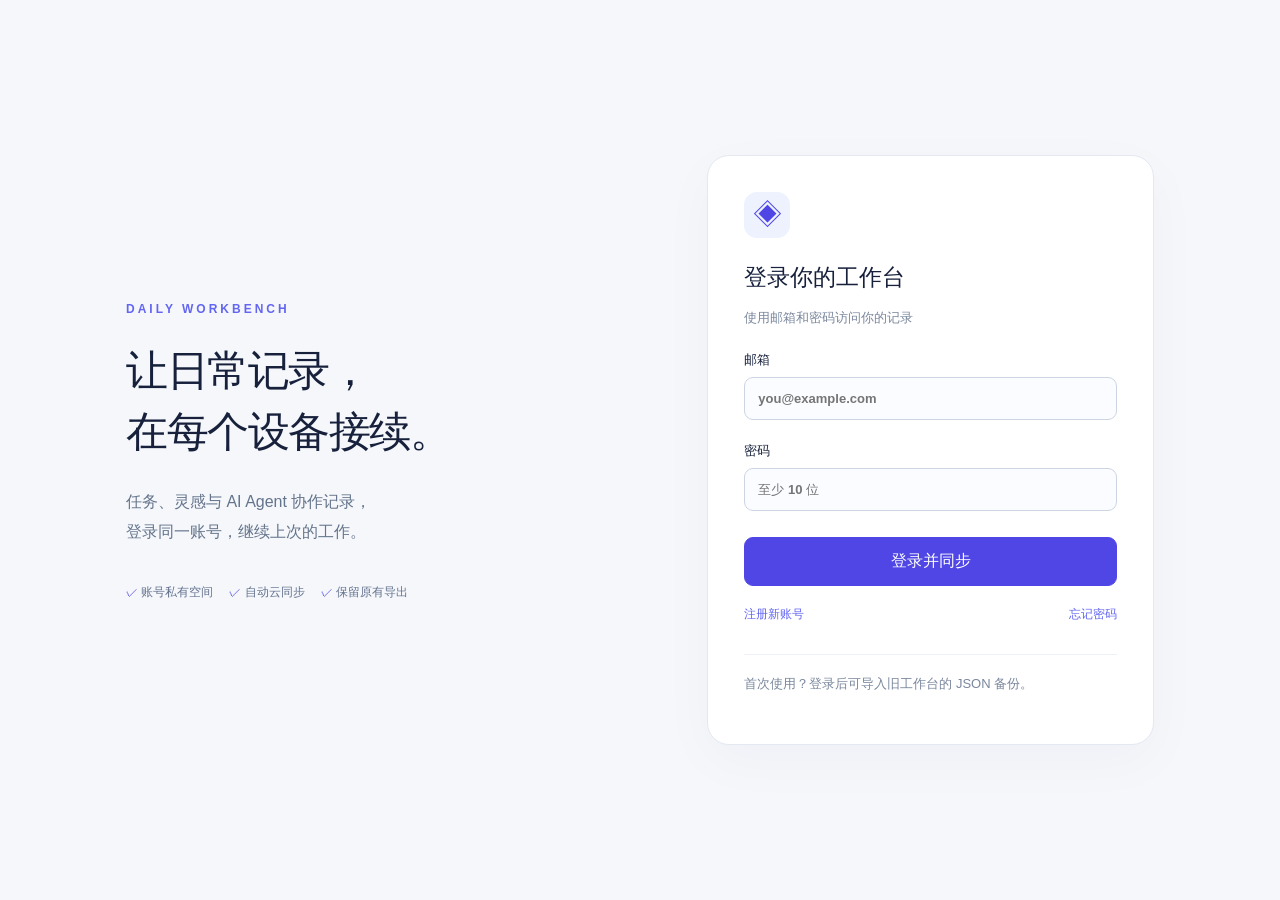
<file: index.html>
<!doctype html>
<html lang="zh-CN"><head><meta charset="utf-8"><meta name="viewport" content="width=device-width,initial-scale=1"><meta name="referrer" content="no-referrer"><title>日常与 AI Agent 协同工作台</title><link rel="stylesheet" href="./shell.css?v=3b5b2a4bb716"></head>
<body>
<main id="auth-view" class="auth-layout">
 <section class="intro"><span class="eyebrow">DAILY WORKBENCH</span><h1>让日常记录，<br>在每个设备接续。</h1><p>任务、灵感与 AI Agent 协作记录，<br>登录同一账号，继续上次的工作。</p><div class="features"><span>账号私有空间</span><span>自动云同步</span><span>保留原有导出</span></div></section>
 <section class="card"><div class="mark">◈</div><h2 id="auth-title">登录你的工作台</h2><p class="muted">使用邮箱和密码访问你的记录</p>
 <form id="auth-form"><label>邮箱<input id="email" type="email" autocomplete="username" required placeholder="you@example.com"></label><label>密码<input id="password" type="password" autocomplete="current-password" minlength="10" required placeholder="至少 10 位"></label><button id="login" type="submit" class="primary" disabled>正在连接登录服务…</button></form>
 <div class="auth-actions"><button id="signup" type="button" disabled>注册新账号</button><button id="forgot" type="button" disabled>忘记密码</button></div>
 <p id="auth-message" role="status" aria-live="polite"></p><p class="footnote">首次使用？登录后可导入旧工作台的 JSON 备份。</p></section>
</main>
<section id="workspace" hidden>
 <details id="account-panel" open><summary>账号与同步 <span>展开 / 收起</span></summary><div class="account-bar"><div><strong>◈ 我的工作台</strong><span id="account-email"></span></div><div class="bar-actions"><span id="sync-status" role="status" aria-live="polite">正在连接…</span><button id="connect-browser">连接网页 Agent</button><button id="refresh">同步</button><button id="import">导入旧数据</button><button id="backup">备份</button><button id="password-change">修改密码</button><button id="logout">退出</button></div></div></details>
 <div id="notice" hidden><span id="notice-text"></span><button id="resolve" hidden>处理冲突</button></div>
 <div id="loading">正在读取你的云端记录…</div><iframe id="workbench" title="日常与 AI Agent 工作台" hidden></iframe>
</section>
<input id="import-file" type="file" accept=".json,application/json" hidden>
<dialog id="dialog"><h2 id="dialog-title"></h2><p id="dialog-description"></p><input id="new-password" type="password" autocomplete="new-password" minlength="10" hidden><div class="dialog-actions"><button id="dialog-cancel">取消</button><button id="dialog-confirm" class="primary">确认</button></div></dialog>
<dialog id="browser-dialog"><h2>连接网页 Agent</h2><label>网页服务<select id="browser-provider"><option value="chatgpt-browser">ChatGPT</option><option value="gemini-browser">Gemini</option></select></label><p>每台电脑单独绑定。支持 Chrome 中的状态同步；加载 1.5.0 扩展并单独启用后，可参与讨论室。不包含独立桌面应用。</p><p><a id="browser-download" href="./chatgpt-extension-1.5.0.zip" download>下载 Chrome 扩展</a> · 解压后在 chrome://extensions 开启开发者模式，选择「加载已解压的扩展程序」。</p><label>工作台 Agent<select id="browser-agent"></select></label><label>设备名称<input id="browser-device" maxlength="40" placeholder="例如：办公室 Chrome"></label><button id="browser-create">生成本机配网码</button><textarea id="browser-code" readonly aria-label="设备配网码" hidden></textarea><p id="browser-message" role="status"></p><div id="browser-devices"></div><button id="browser-close">关闭</button></dialog><script type="module" src="./app.js?v=3b5b2a4bb716"></script></body></html>
</file>
<file: shell.css>
:root{font-family:Inter,-apple-system,BlinkMacSystemFont,"Segoe UI","Microsoft YaHei",sans-serif;color:#17213c;background:#f5f7fb;font-synthesis:none}*{box-sizing:border-box}body{margin:0}[hidden]{display:none!important}button,input{font:inherit}button{cursor:pointer;border:1px solid #d9dfeb;background:white;border-radius:9px;padding:9px 14px;color:#354463}button:hover{background:#eef2ff}button:disabled{opacity:.55;cursor:wait}.primary{color:white;background:#4f46e5;border-color:#4f46e5;font-weight:650}.primary:hover{background:#4338ca}input{width:100%;padding:13px;border:1px solid #cdd5e3;border-radius:9px;margin-top:8px;background:#fbfcff;color:#17213c}input:focus{outline:2px solid #a5b4fc;outline-offset:2px}.auth-layout{min-height:100vh;max-width:1100px;margin:auto;display:grid;grid-template-columns:1.1fr 1fr;align-items:center;gap:90px;padding:60px 36px}.eyebrow{font-size:12px;letter-spacing:3px;color:#6366f1;font-weight:750}.intro h1{font-size:42px;line-height:1.45;letter-spacing:-1.5px;margin:24px 0}.intro p{color:#64748b;line-height:1.9}.features{display:flex;gap:16px;font-size:12px;color:#65748f;margin-top:36px}.features span:before{content:'✓ ';color:#4f46e5}.card{background:white;padding:36px;border:1px solid #e4e8f1;border-radius:22px;box-shadow:0 16px 55px #17213c08}.mark{background:#eef2ff;color:#4f46e5;width:46px;height:46px;display:grid;place-items:center;border-radius:13px;font-size:29px}.card h2{margin:24px 0 8px;font-size:23px}.muted,.footnote{color:#7a879d;font-size:13px;line-height:1.8}label{display:block;font-size:13px;font-weight:600;margin-top:22px}#login{width:100%;margin-top:26px;padding:13px}.auth-actions{display:flex;justify-content:space-between;margin-top:13px}.auth-actions button{border:0;padding:7px 0;font-size:12px;color:#6366f1;background:none}#auth-message{font-size:13px;line-height:1.7;color:#9f1239;overflow-wrap:anywhere}.footnote{border-top:1px solid #edf0f6;padding-top:17px;margin-top:24px}.account-bar{display:flex;justify-content:space-between;align-items:center;gap:14px;flex-wrap:wrap;padding:12px 20px;background:#17213c;color:#f1f5f9}.account-bar strong{font-size:14px}.account-bar span{font-size:12px}#account-email{margin-left:14px;color:#aebbd3}.bar-actions{display:flex;align-items:center;gap:8px;flex-wrap:wrap}.bar-actions button{font-size:12px;border-color:#4b5975;background:#26344e;color:#e2e8f0;padding:6px 10px}#sync-status{color:#c7d2fe;margin-right:10px}#workbench{width:100%;height:calc(100vh - 64px);border:0;display:block;background:#f8fafc}#loading{padding:80px 20px;text-align:center;color:#64748b}#notice{padding:12px 20px;background:#fff7ed;color:#9a3412;font-size:13px;display:flex;align-items:center;gap:14px}dialog{border:1px solid #dbe2ee;border-radius:17px;padding:28px;max-width:480px;width:calc(100% - 32px);box-shadow:0 20px 80px #17213c33}dialog::backdrop{background:#17213c80}dialog h2{font-size:20px}dialog p{white-space:pre-wrap;font-size:14px;line-height:1.8;color:#64748b;overflow-wrap:anywhere}.dialog-actions{display:flex;justify-content:flex-end;gap:10px;margin-top:24px}@media(max-width:760px){.auth-layout{display:block;padding:32px 20px}.intro{margin:0 auto 28px;max-width:420px}.intro h1{font-size:29px;margin:15px 0}.intro p,.features{display:none}.card{max-width:420px;margin:auto;padding:26px}.account-bar{padding:10px 12px}.bar-actions{gap:6px}#account-email{display:block;margin:4px 0 0}#workbench{height:calc(100dvh - 115px)}}

#workspace{height:100dvh;display:flex;flex-direction:column}#workbench{flex:1;min-height:0;height:auto}.account-bar,#notice{flex-shrink:0}
#account-panel{flex-shrink:0}#account-panel>summary{display:none}
@media(max-width:640px){#account-panel{order:10;background:#17213c;color:#e2e8f0;max-height:45dvh;overflow:auto;padding-bottom:env(safe-area-inset-bottom)}#account-panel>summary{display:flex;align-items:center;justify-content:space-between;list-style:none;cursor:pointer;padding:9px 14px;font-size:12px;min-height:36px}#account-panel>summary::-webkit-details-marker{display:none}#account-panel>summary span{font-size:10px;color:#aebbd3}#account-panel .account-bar{border-top:1px solid #34415b;padding:12px 14px;gap:10px}#account-panel .bar-actions{gap:8px}#account-panel .bar-actions button{padding:8px 10px}#account-panel #sync-status{flex-basis:100%;margin:0 0 2px}#notice{font-size:12px;padding:8px 12px}}
#browser-dialog{max-width:520px;width:calc(100% - 32px);max-height:85dvh;overflow:auto}#browser-dialog label{display:block;margin:12px 0}#browser-dialog input,#browser-dialog select,#browser-dialog textarea{display:block;width:100%;box-sizing:border-box;padding:9px;border:1px solid #cbd5e1;border-radius:8px}#browser-dialog textarea{height:100px}#browser-dialog p{line-height:1.6}#browser-dialog button{padding:8px;margin:4px}#browser-dialog a{color:#4f46e5}
#chat-project-dialog{max-width:650px;max-height:88dvh;overflow:auto}#chat-project-dialog>p{margin-bottom:12px}.project-inbox-summary{position:sticky;top:-28px;z-index:2;margin:0 -28px 16px;padding:12px 28px;background:#eef2ff;color:#3730a3;font-size:13px;font-weight:700;border-top:1px solid #dbe2ff;border-bottom:1px solid #dbe2ff}.project-source-card{padding:15px;margin:0 0 12px;border:1px solid #e2e8f0;border-radius:13px;background:#fff}.project-source-origin{display:flex;align-items:flex-start;gap:9px;overflow-wrap:anywhere}.project-source-origin span{flex:0 0 auto;padding:2px 7px;border-radius:999px;background:#eef2ff;color:#4338ca;font-size:11px}.project-source-origin strong{font-size:14px}.project-suggestions{display:flex;align-items:center;gap:6px;flex-wrap:wrap;margin:12px 0}.project-suggestions>span{width:100%;font-size:11px;color:#64748b}.project-suggestions button{padding:6px 9px;border-color:#c7d2fe;color:#4338ca;font-size:12px}.project-map-controls{display:flex;align-items:center;gap:9px;margin-top:10px}.project-map-controls select{min-width:0;flex:1;padding:9px;border:1px solid #cbd5e1;border-radius:8px;background:white}.project-map-message{font-size:12px;color:#047857}.project-no-suggestion,.project-mapped-to{margin:9px 0!important;font-size:12px!important}.project-mapped-to{color:#047857!important}#chat-project-dialog details{margin-top:18px;border-top:1px solid #e2e8f0;padding-top:14px}#chat-project-dialog details>summary{cursor:pointer;color:#475569;font-size:13px;font-weight:650;margin-bottom:12px}.bar-actions button.has-pending{border-color:#fbbf24;background:#78350f;color:#fef3c7}@media(max-width:640px){#chat-project-dialog{width:calc(100% - 20px);max-height:92dvh;padding:20px 14px}.project-inbox-summary{top:-20px;margin:0 -14px 14px;padding:10px 14px}.project-source-card{padding:12px}.project-map-controls{align-items:stretch;flex-direction:column}.project-map-controls select{width:100%;font-size:16px}.project-suggestions button{max-width:100%;overflow-wrap:anywhere;text-align:left}}
</file>
